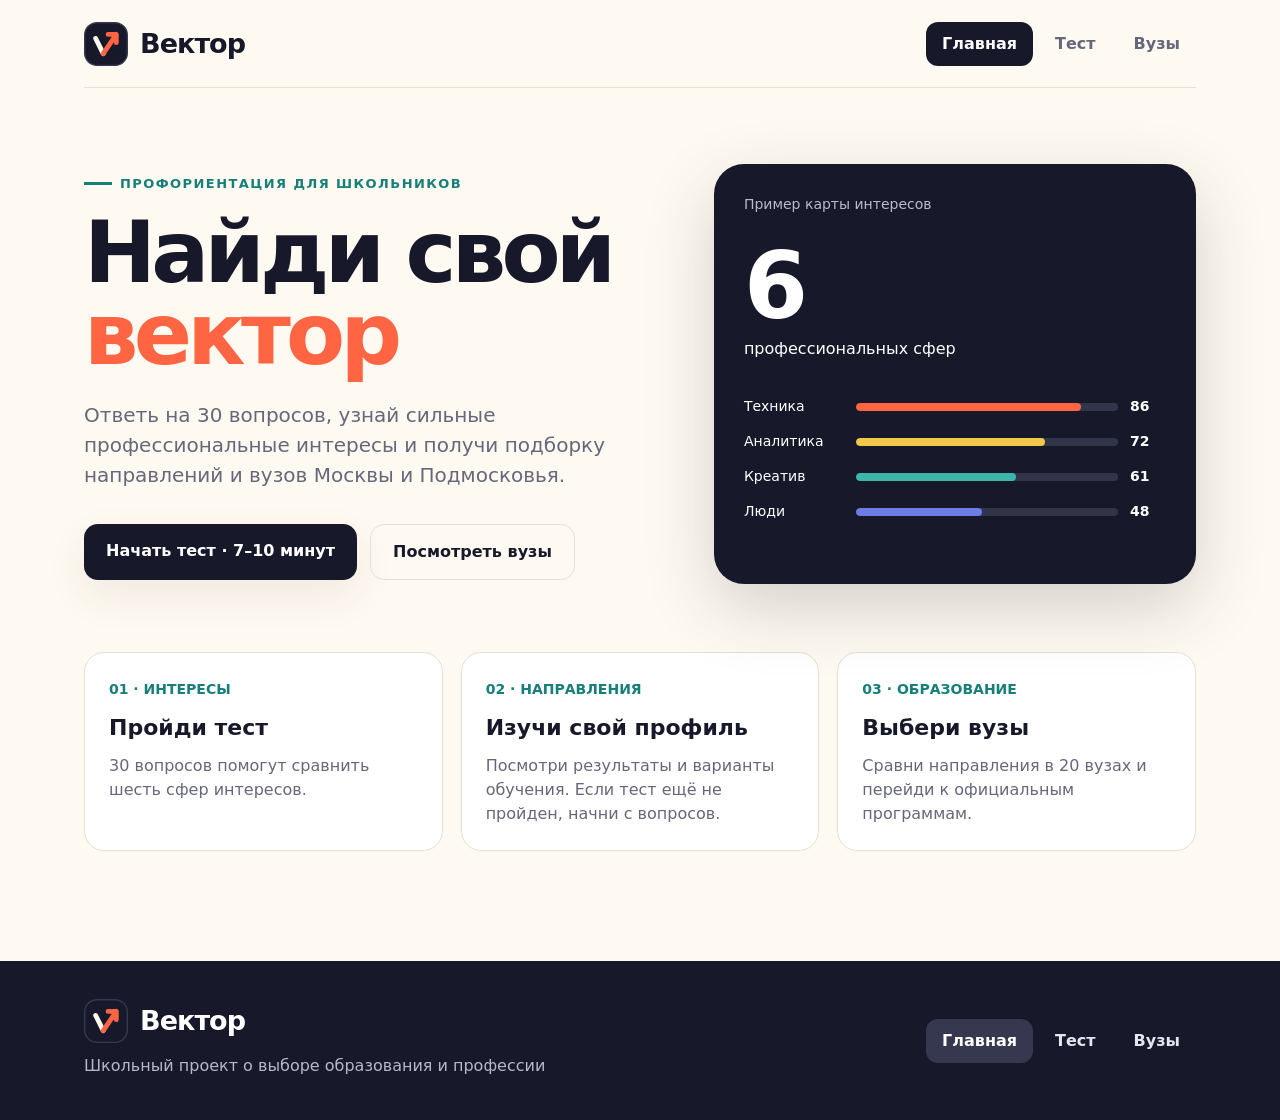
<file: index.html>
<!doctype html>
<html lang="ru">
<head><meta charset="utf-8"><meta name="viewport" content="width=device-width,initial-scale=1">
<title>Выбери своё направление — Вектор</title><meta name="description" content="Тест интересов, профессиональный профиль и 20 вузов Москвы и Подмосковья.">
  <link rel="icon" type="image/svg+xml" href="data:image/svg+xml,%3Csvg%20xmlns%3D%22http%3A%2F%2Fwww.w3.org%2F2000%2Fsvg%22%20viewBox%3D%220%200%2064%2064%22%20fill%3D%22none%22%3E%3Crect%20x%3D%221%22%20y%3D%221%22%20width%3D%2262%22%20height%3D%2262%22%20rx%3D%2218%22%20fill%3D%22%2317192b%22%20stroke%3D%22%2335384e%22%20stroke-width%3D%222%22%2F%3E%3Cpath%20d%3D%22M17%2024L28%2046%22%20stroke%3D%22%23fffaf1%22%20stroke-width%3D%227%22%20stroke-linecap%3D%22round%22%2F%3E%3Cpath%20d%3D%22M28%2046L47%2018M35%2018H47V30%22%20stroke%3D%22%23ff6542%22%20stroke-width%3D%227%22%20stroke-linecap%3D%22round%22%20stroke-linejoin%3D%22round%22%2F%3E%3C%2Fsvg%3E">
<link rel="stylesheet" href="style.css">
</head><body data-page="home">
<a href="#main" class="skip-link">К содержанию</a>
<div class="shell page-shell"><header><a class="brand brand-link" href="index.html" aria-label="Вектор — главная"><img class="mark" src="brand-mark.svg" width="44" height="44" alt="">Вектор</a><nav class="site-nav" aria-label="Основная навигация"><a href="index.html" aria-current="page">Главная</a><a href="test.html">Тест</a><a href="universities.html">Вузы</a></nav></header>
<main id="main">
  <section class="hero">
    <div><span class="eyebrow">Профориентация для школьников</span><h1>Найди свой <em>вектор</em></h1><p class="lead">Ответь на 30 вопросов, узнай сильные профессиональные интересы и получи подборку направлений и вузов Москвы и Подмосковья.</p><div class="actions"><a class="btn" href="test.html">Начать тест · 7–10 минут</a><a class="btn alt" href="universities.html">Посмотреть вузы</a></div></div>
    <div class="hero-card"><div class="mini-title">Пример карты интересов</div><div class="big-num">6</div><div>профессиональных сфер</div><div class="bars"><div class="bar"><span>Техника</span><div class="track"><div class="fill" style="width:86%;background:#ff6542"></div></div><b>86</b></div><div class="bar"><span>Аналитика</span><div class="track"><div class="fill" style="width:72%;background:#f2c84b"></div></div><b>72</b></div><div class="bar"><span>Креатив</span><div class="track"><div class="fill" style="width:61%;background:#3cb6aa"></div></div><b>61</b></div><div class="bar"><span>Люди</span><div class="track"><div class="fill" style="width:48%;background:#6c7ee6"></div></div><b>48</b></div></div></div>
  </section>
<section class="page-steps" aria-label="Как выбрать направление">
<a class="step-card" href="test.html"><span class="step-number">01 · ИНТЕРЕСЫ</span><strong>Пройди тест</strong><p>30 вопросов помогут сравнить шесть сфер интересов.</p></a>
<a class="step-card" href="test.html#result"><span class="step-number">02 · НАПРАВЛЕНИЯ</span><strong>Изучи свой профиль</strong><p>Посмотри результаты и варианты обучения. Если тест ещё не пройден, начни с вопросов.</p></a>
<a class="step-card" href="universities.html"><span class="step-number">03 · ОБРАЗОВАНИЕ</span><strong>Выбери вузы</strong><p>Сравни направления в 20 вузах и перейди к официальным программам.</p></a>
</section>
</main></div>
<footer><div class="shell foot"><div><a class="brand brand-link" href="index.html" aria-label="Вектор — главная"><img class="mark" src="brand-mark.svg" width="44" height="44" alt="">Вектор</a><p>Школьный проект о выборе образования и профессии</p></div><nav class="site-nav" aria-label="Основная навигация"><a href="index.html" aria-current="page">Главная</a><a href="test.html">Тест</a><a href="universities.html">Вузы</a></nav></div></footer>
<script src="catalog.js"></script><script src="app.js"></script>
</body></html>
</file>
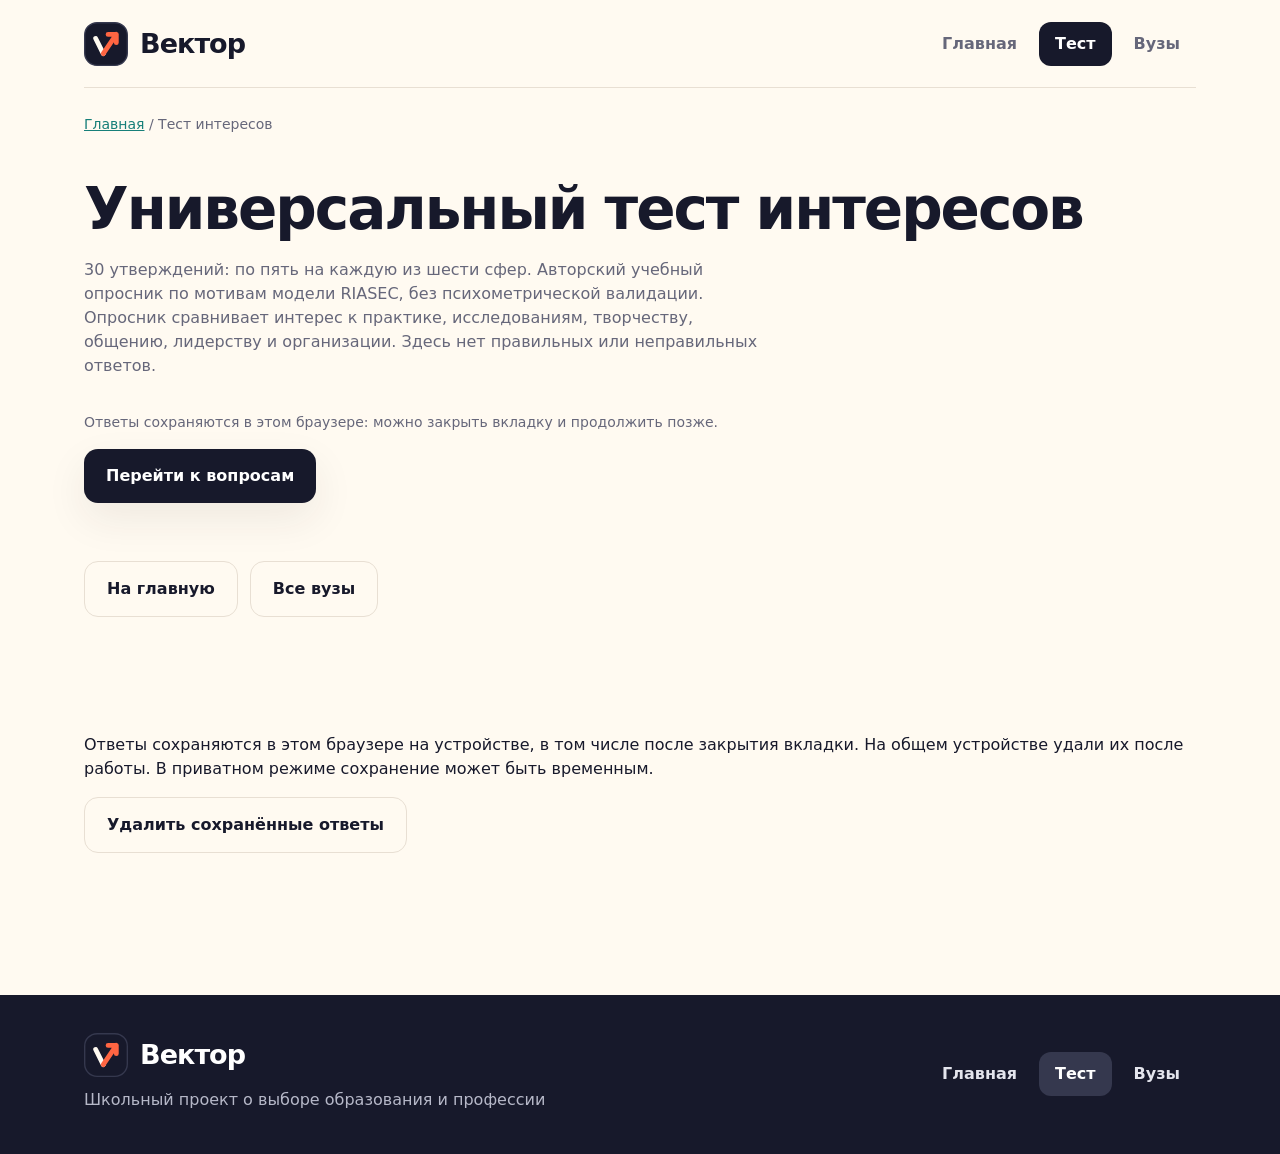
<file: test.html>
<!doctype html>
<html lang="ru">
<head><meta charset="utf-8"><meta name="viewport" content="width=device-width,initial-scale=1">
<title>Тест и результаты — Вектор</title><meta name="description" content="Пройди 30 вопросов и получи профиль профессиональных интересов.">
  <link rel="icon" type="image/svg+xml" href="data:image/svg+xml,%3Csvg%20xmlns%3D%22http%3A%2F%2Fwww.w3.org%2F2000%2Fsvg%22%20viewBox%3D%220%200%2064%2064%22%20fill%3D%22none%22%3E%3Crect%20x%3D%221%22%20y%3D%221%22%20width%3D%2262%22%20height%3D%2262%22%20rx%3D%2218%22%20fill%3D%22%2317192b%22%20stroke%3D%22%2335384e%22%20stroke-width%3D%222%22%2F%3E%3Cpath%20d%3D%22M17%2024L28%2046%22%20stroke%3D%22%23fffaf1%22%20stroke-width%3D%227%22%20stroke-linecap%3D%22round%22%2F%3E%3Cpath%20d%3D%22M28%2046L47%2018M35%2018H47V30%22%20stroke%3D%22%23ff6542%22%20stroke-width%3D%227%22%20stroke-linecap%3D%22round%22%20stroke-linejoin%3D%22round%22%2F%3E%3C%2Fsvg%3E">
<link rel="stylesheet" href="style.css">
</head><body data-page="test">
<a href="#main" class="skip-link">К содержанию</a>
<div class="shell page-shell"><header><a class="brand brand-link" href="index.html" aria-label="Вектор — главная"><img class="mark" src="brand-mark.svg" width="44" height="44" alt="">Вектор</a><nav class="site-nav" aria-label="Основная навигация"><a href="index.html">Главная</a><a href="test.html" aria-current="page">Тест</a><a href="universities.html">Вузы</a></nav></header>
<main id="main"><p class="breadcrumb"><a href="index.html">Главная</a> / Тест интересов</p>
  <section class="page-intro" id="test"><p id="storage-warning" class="session-note storage-warning" role="status" hidden></p><div id="intro"><h1 class="section-title">Универсальный тест интересов</h1><p class="sub">30 утверждений: по пять на каждую из шести сфер. Авторский учебный опросник по мотивам модели RIASEC, без психометрической валидации. Опросник сравнивает интерес к практике, исследованиям, творчеству, общению, лидерству и организации. Здесь нет правильных или неправильных ответов.</p><p class="session-note">Ответы сохраняются в этом браузере: можно закрыть вкладку и продолжить позже.</p><button class="btn" id="begin">Перейти к вопросам</button></div><div class="quiz" id="quiz"><div class="quiz-top"><b id="counter">Вопрос 1 из 30</b><span id="percent">0%</span></div><div class="progress"><i id="progress"></i></div><div class="question" id="question" tabindex="-1"></div><div class="answers" id="answers"></div><div class="quiz-nav"><button class="btn alt" id="back">Назад</button><button class="btn" id="next" disabled>Дальше</button></div></div></section>  <section class="section result" id="result"><h2 class="section-title" id="result-title" tabindex="-1">Твой профессиональный профиль</h2><p class="sub" id="summary"></p><div class="profile-grid"><div class="profile-card"><div class="profile-badge" id="profileLetter">I</div><h3 id="profileName"></h3><p id="profileText"></p><div id="scoreList"></div></div><div class="recs"><h3>Направления для изучения</h3><div class="directions" id="directions"></div></div></div><div class="actions"><button class="btn alt" id="restart">Пройти заново</button><a class="btn" href="universities.html?recommended=1">Смотреть подходящие вузы</a></div></section><div class="page-links"><a class="btn alt" href="index.html">На главную</a><a class="btn alt" href="universities.html">Все вузы</a></div>
<section class="section"><p class="muted">Ответы сохраняются в этом браузере на устройстве, в том числе после закрытия вкладки. На общем устройстве удали их после работы. В приватном режиме сохранение может быть временным.</p><button type="button" class="btn alt" id="clear-saved">Удалить сохранённые ответы</button></section></main></div>
<footer><div class="shell foot"><div><a class="brand brand-link" href="index.html" aria-label="Вектор — главная"><img class="mark" src="brand-mark.svg" width="44" height="44" alt="">Вектор</a><p>Школьный проект о выборе образования и профессии</p></div><nav class="site-nav" aria-label="Основная навигация"><a href="index.html">Главная</a><a href="test.html" aria-current="page">Тест</a><a href="universities.html">Вузы</a></nav></div></footer>
<script src="catalog.js"></script><script src="app.js"></script>
</body></html>
</file>
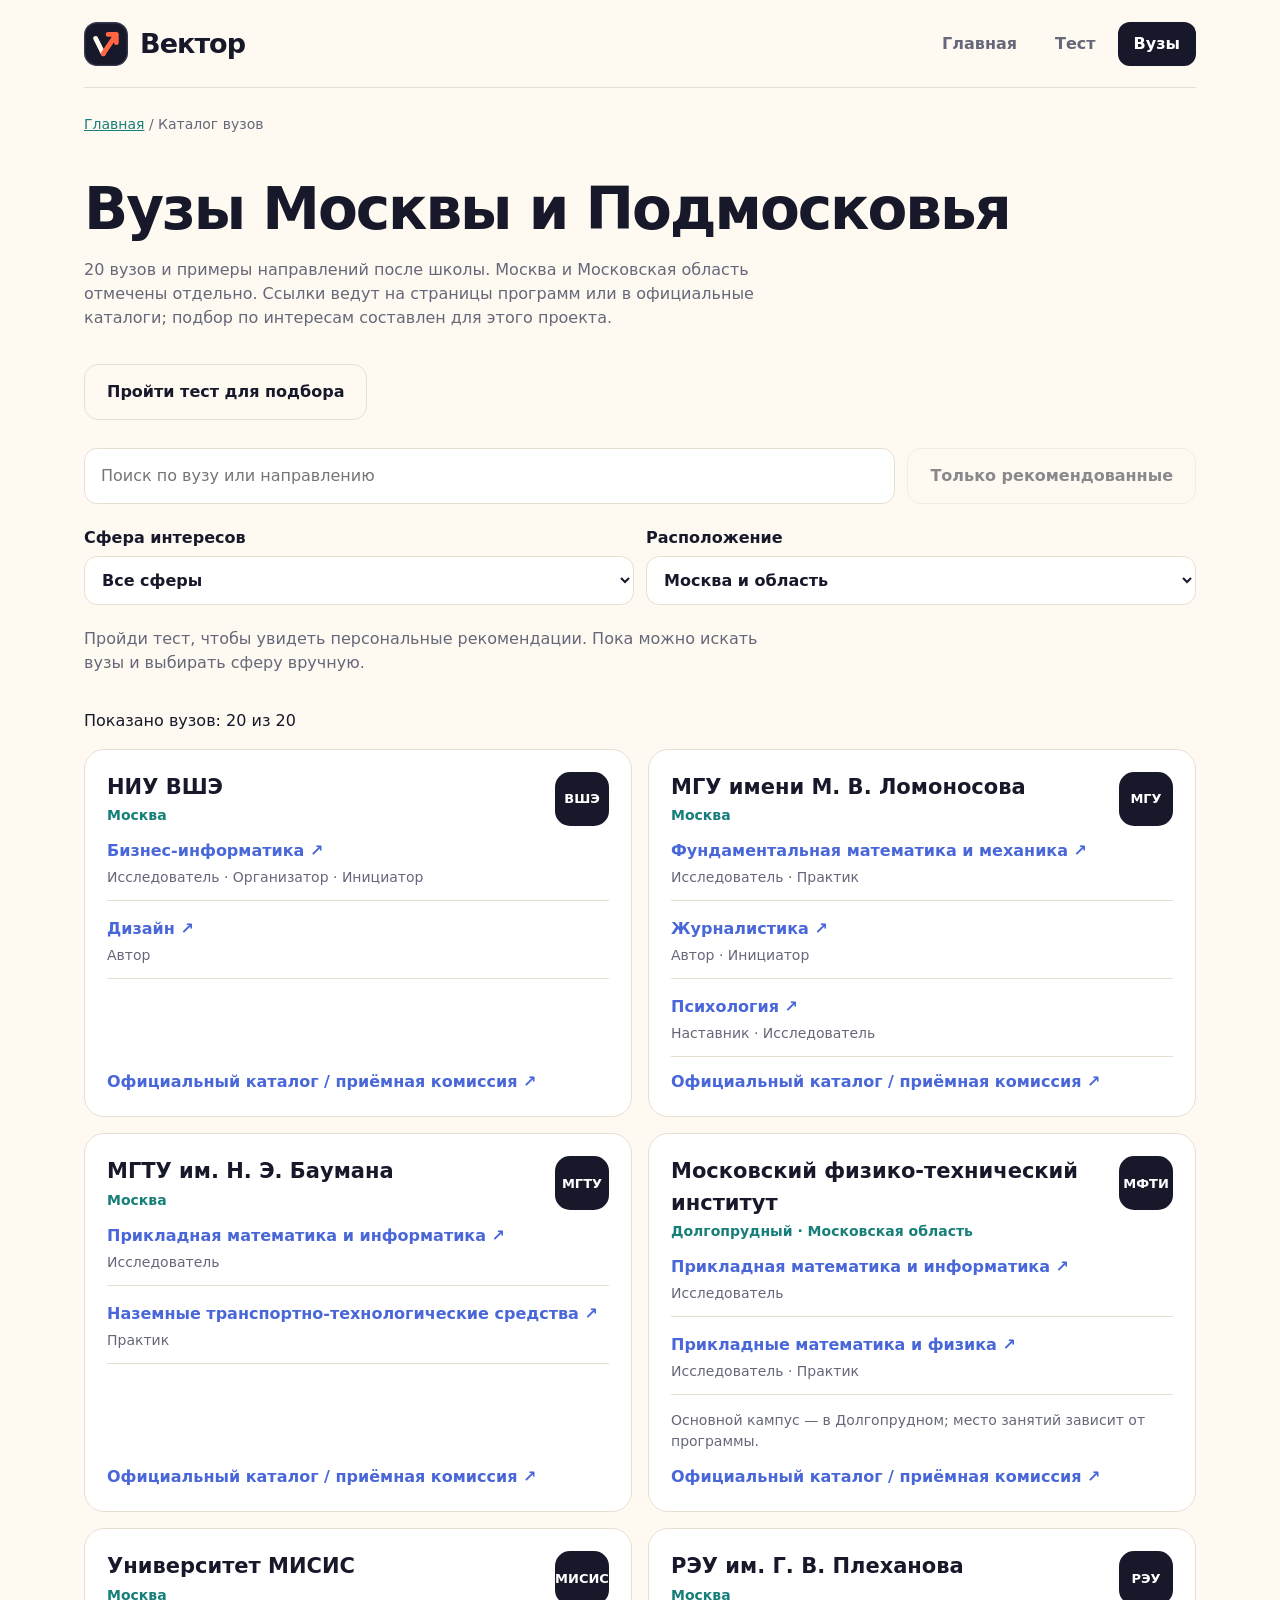
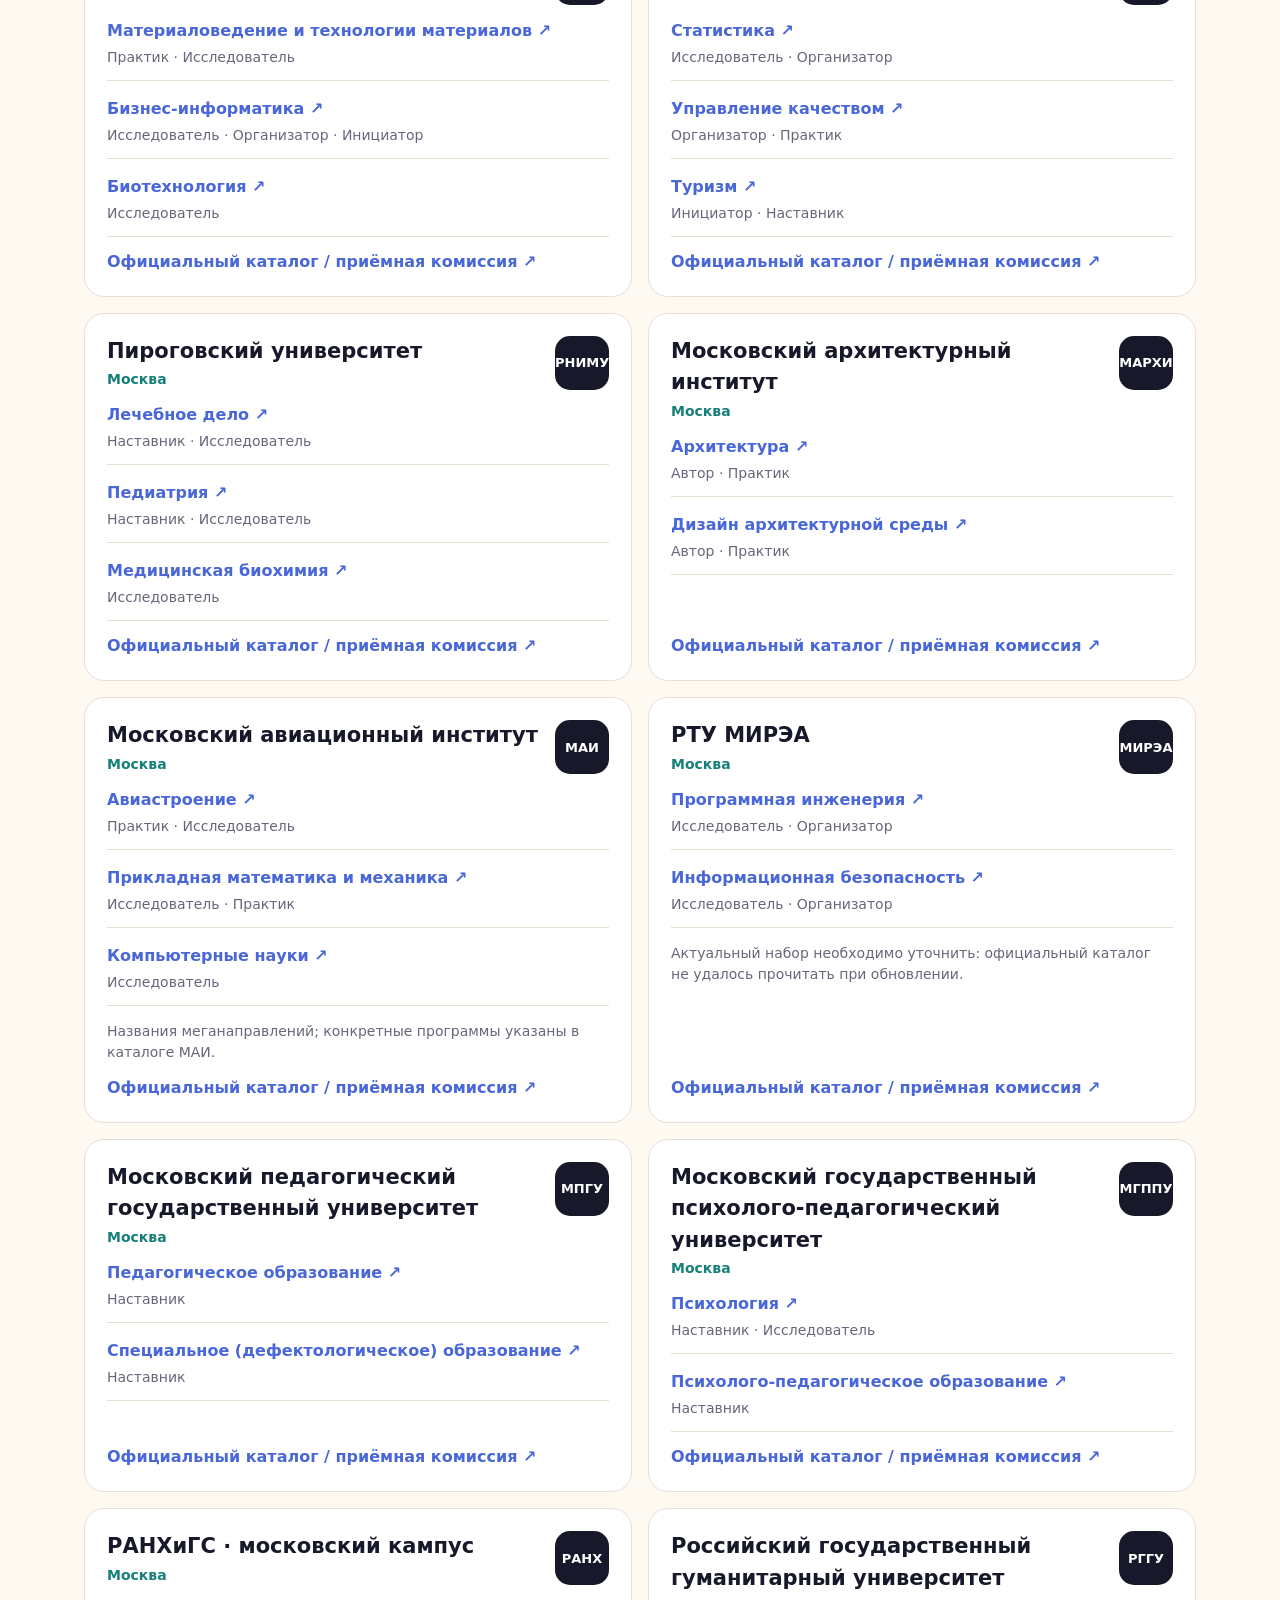
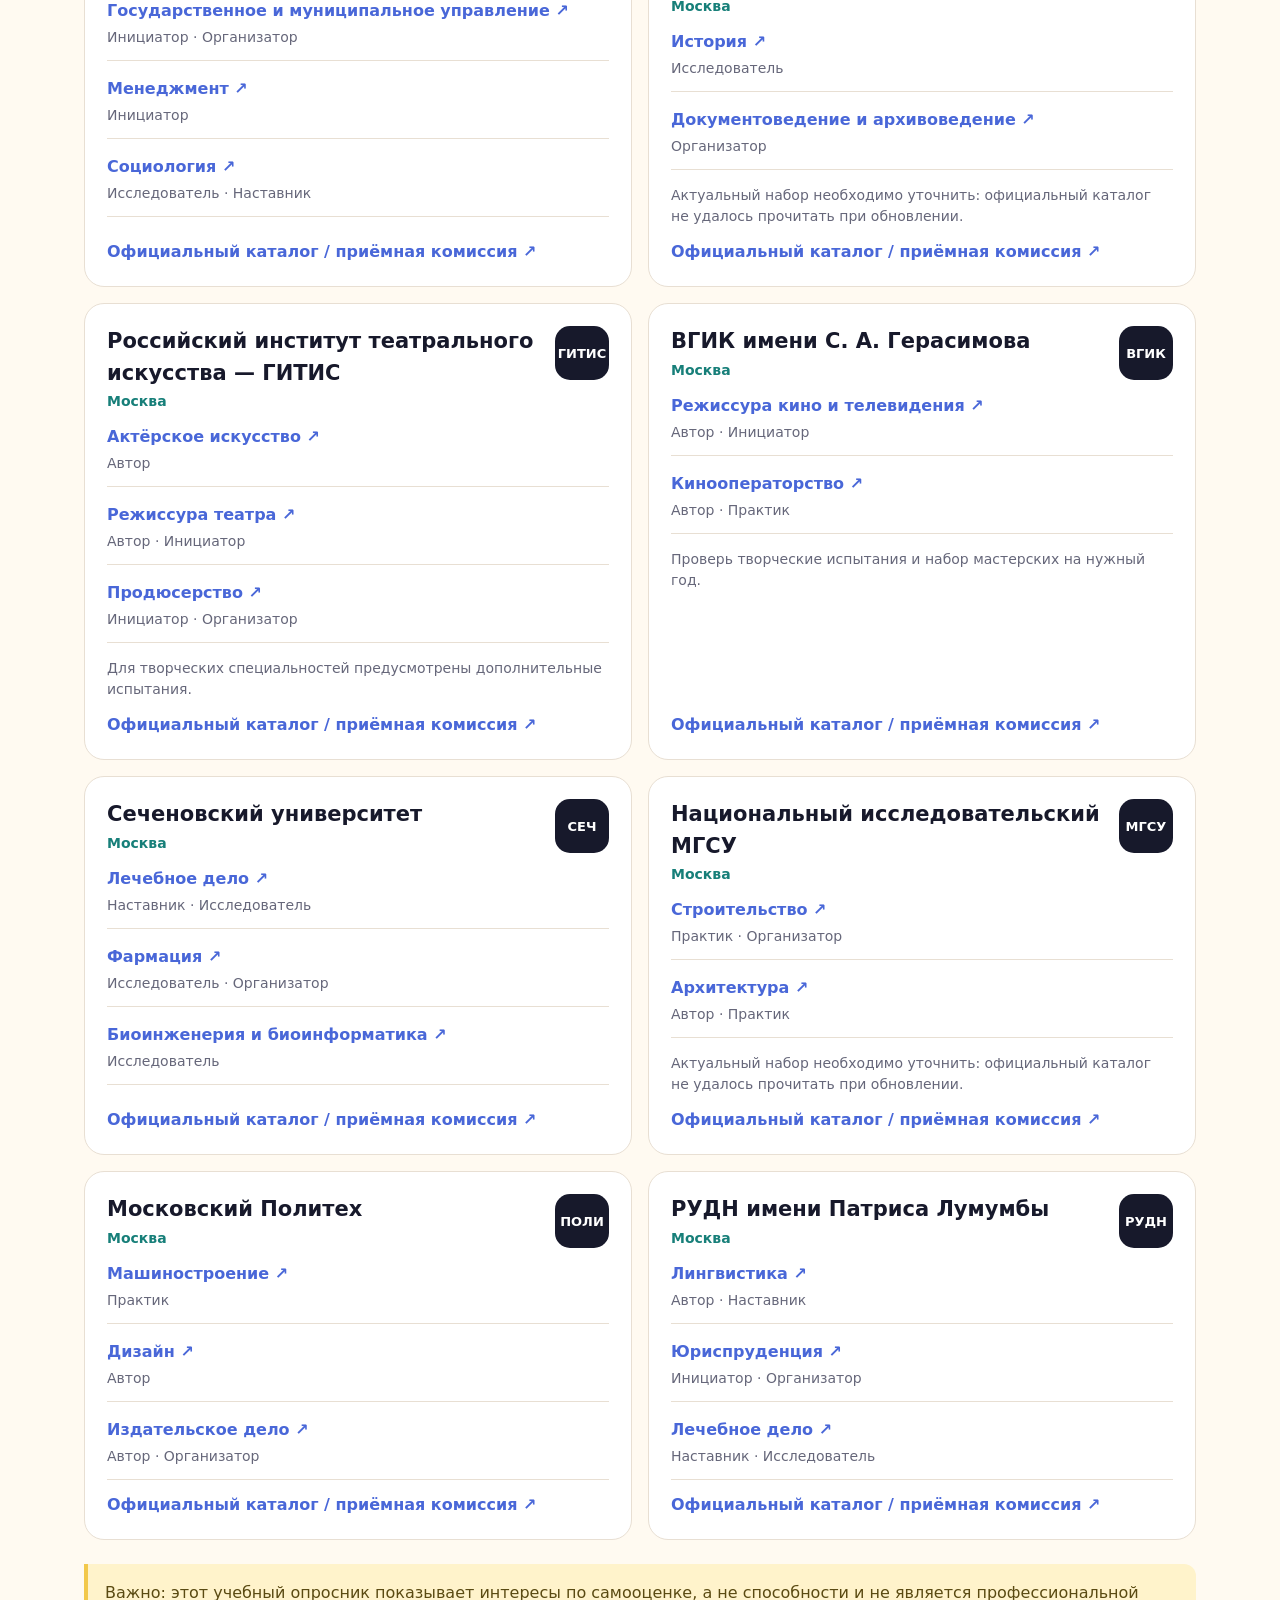
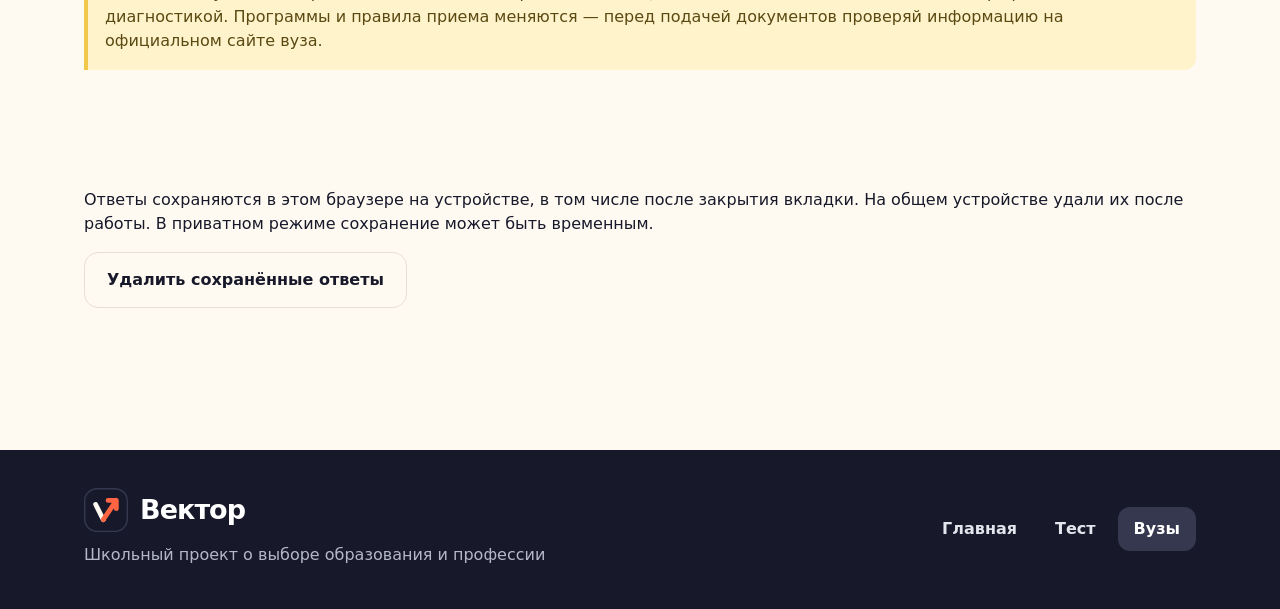
<file: universities.html>
<!doctype html>
<html lang="ru">
<head><meta charset="utf-8"><meta name="viewport" content="width=device-width,initial-scale=1">
<title>Каталог вузов — Вектор</title><meta name="description" content="20 вузов Москвы и Подмосковья: направления, поиск и подбор по интересам.">
  <link rel="icon" type="image/svg+xml" href="data:image/svg+xml,%3Csvg%20xmlns%3D%22http%3A%2F%2Fwww.w3.org%2F2000%2Fsvg%22%20viewBox%3D%220%200%2064%2064%22%20fill%3D%22none%22%3E%3Crect%20x%3D%221%22%20y%3D%221%22%20width%3D%2262%22%20height%3D%2262%22%20rx%3D%2218%22%20fill%3D%22%2317192b%22%20stroke%3D%22%2335384e%22%20stroke-width%3D%222%22%2F%3E%3Cpath%20d%3D%22M17%2024L28%2046%22%20stroke%3D%22%23fffaf1%22%20stroke-width%3D%227%22%20stroke-linecap%3D%22round%22%2F%3E%3Cpath%20d%3D%22M28%2046L47%2018M35%2018H47V30%22%20stroke%3D%22%23ff6542%22%20stroke-width%3D%227%22%20stroke-linecap%3D%22round%22%20stroke-linejoin%3D%22round%22%2F%3E%3C%2Fsvg%3E">
<link rel="stylesheet" href="style.css">
</head><body data-page="universities">
<a href="#main" class="skip-link">К содержанию</a>
<div class="shell page-shell"><header><a class="brand brand-link" href="index.html" aria-label="Вектор — главная"><img class="mark" src="brand-mark.svg" width="44" height="44" alt="">Вектор</a><nav class="site-nav" aria-label="Основная навигация"><a href="index.html">Главная</a><a href="test.html">Тест</a><a href="universities.html" aria-current="page">Вузы</a></nav></header>
<main id="main"><p class="breadcrumb"><a href="index.html">Главная</a> / Каталог вузов</p>
  <section class="page-intro" id="universities"><h1 class="section-title">Вузы Москвы и Подмосковья</h1><p class="sub">20 вузов и примеры направлений после школы. Москва и Московская область отмечены отдельно. Ссылки ведут на страницы программ или в официальные каталоги; подбор по интересам составлен для этого проекта.</p><div class="page-links"><a class="btn alt" href="test.html#result" id="profile-return">Пройти тест для подбора</a></div><p id="storage-warning" class="session-note storage-warning" role="status" hidden></p><div class="catalog-tools"><input class="search" id="search" placeholder="Поиск по вузу или направлению" aria-label="Поиск вузов"><button class="btn alt" id="recommended" disabled aria-pressed="false">Только рекомендованные</button></div><div class="catalog-tools"><label>Сфера интересов<select id="sphere"><option value="">Все сферы</option value="R">Практика и техника</option><option value="I">Исследования и аналитика</option><option value="A">Творчество</option><option value="S">Помощь и обучение</option><option value="E">Лидерство и бизнес</option><option value="C">Организация и точность</option></select></label><label>Расположение<select id="region"><option value="">Москва и область</option><option value="moscow">Москва</option><option value="mo">Московская область</option></select></label></div><p id="catalog-help" class="sub"></p><p id="catalog-count" role="status"></p><div class="unis" id="unis"></div><div class="note">Важно: этот учебный опросник показывает интересы по самооценке, а не способности и не является профессиональной диагностикой. Программы и правила приема меняются — перед подачей документов проверяй информацию на официальном сайте вуза.</div></section>
<section class="section"><p class="muted">Ответы сохраняются в этом браузере на устройстве, в том числе после закрытия вкладки. На общем устройстве удали их после работы. В приватном режиме сохранение может быть временным.</p><button type="button" class="btn alt" id="clear-saved">Удалить сохранённые ответы</button></section></main></div>
<footer><div class="shell foot"><div><a class="brand brand-link" href="index.html" aria-label="Вектор — главная"><img class="mark" src="brand-mark.svg" width="44" height="44" alt="">Вектор</a><p>Школьный проект о выборе образования и профессии</p></div><nav class="site-nav" aria-label="Основная навигация"><a href="index.html">Главная</a><a href="test.html">Тест</a><a href="universities.html" aria-current="page">Вузы</a></nav></div></footer>
<script src="catalog.js"></script><script src="app.js"></script>
</body></html>
</file>
<file: style.css>
:root{--ink:#17192b;--muted:#66677a;--paper:#fffaf1;--card:#fff;--line:#e8dfd3;--hot:#ff6542;--teal:#177f79;--blue:#4967d8;--yellow:#f2c84b;--shadow:0 16px 42px #302c2214}*{box-sizing:border-box}html{scroll-behavior:smooth}body{margin:0;font:16px/1.5 Inter,system-ui,-apple-system,"Segoe UI",sans-serif;color:var(--ink);background:var(--paper)}button,input{font:inherit}button{cursor:pointer}.shell{max-width:1160px;margin:auto;padding:0 24px}header{height:76px;display:flex;align-items:center;justify-content:space-between;border-bottom:1px solid var(--line)}.brand{display:inline-flex;align-items:center;gap:12px;font-weight:850;font-size:27px;letter-spacing:-.035em;line-height:1.15;white-space:nowrap}.mark{display:block;width:44px;height:44px;flex:0 0 44px}nav{display:flex;gap:26px}nav a{color:var(--muted);text-decoration:none;font-weight:650}.hero{display:grid;grid-template-columns:1.08fr .92fr;gap:64px;align-items:center;padding:76px 0 56px}.eyebrow{display:inline-flex;gap:8px;align-items:center;color:var(--teal);font-weight:800;text-transform:uppercase;letter-spacing:.11em;font-size:13px}.eyebrow:before{content:'';width:28px;height:3px;background:var(--teal)}h1{font-size:clamp(48px,7vw,86px);line-height:.95;letter-spacing:-.055em;margin:19px 0 24px;max-width:800px}h1 em{font-style:normal;color:var(--hot)}.lead{font-size:20px;color:var(--muted);max-width:640px}.actions{display:flex;gap:13px;margin-top:34px;flex-wrap:wrap}.btn{border:0;border-radius:14px;padding:15px 22px;font-weight:800;background:var(--ink);color:white;box-shadow:var(--shadow)}.btn:hover{transform:translateY(-1px)}.btn.alt{background:transparent;color:var(--ink);border:1px solid var(--line);box-shadow:none}.hero-card{background:var(--ink);color:white;border-radius:30px;padding:30px;min-height:420px;position:relative;overflow:hidden;box-shadow:0 24px 70px #17192b30}.mini-title{color:#b9bbcd;font-size:14px}.big-num{font-size:92px;line-height:1;font-weight:900;margin:26px 0 4px}.bars{display:grid;gap:14px;margin-top:35px}.bar{display:grid;grid-template-columns:100px 1fr 36px;gap:12px;align-items:center;font-size:14px}.track{height:8px;background:#32354a;border-radius:9px;overflow:hidden}.fill{height:100%;border-radius:9px}.section{padding:72px 0}.section-title{font-size:clamp(34px,5vw,58px);line-height:1.02;letter-spacing:-.04em;margin:0 0 14px}.sub{color:var(--muted);max-width:680px;margin-bottom:34px}.quiz{display:none;background:white;border:1px solid var(--line);border-radius:26px;box-shadow:var(--shadow);padding:34px}.quiz.active{display:block}.quiz-top{display:flex;justify-content:space-between;gap:20px;align-items:center}.progress{height:8px;background:#eee7dc;border-radius:9px;margin:20px 0 30px;overflow:hidden}.progress i{display:block;height:100%;background:var(--hot);transition:.3s}.question{font-size:28px;font-weight:850;max-width:760px}.answers{display:grid;grid-template-columns:1fr 1fr;gap:12px;margin:26px 0}.answer{padding:18px;text-align:left;border:1px solid var(--line);border-radius:14px;background:#fffcf7;color:var(--ink);font-weight:650}.answer:hover,.answer.selected{border-color:var(--hot);background:#fff1eb}.quiz-nav{display:flex;justify-content:space-between}.result{display:none}.result.active{display:block}.profile-grid{display:grid;grid-template-columns:.8fr 1.2fr;gap:24px}.profile-card,.recs{background:white;border:1px solid var(--line);border-radius:24px;padding:26px}.profile-badge{width:76px;height:76px;border-radius:22px;background:var(--hot);color:white;display:grid;place-items:center;font-size:36px;font-weight:900}.score-row{margin:16px 0}.score-label{display:flex;justify-content:space-between;margin-bottom:6px}.directions{display:grid;grid-template-columns:repeat(3,1fr);gap:14px}.direction{border:1px solid var(--line);border-radius:18px;padding:19px;background:#fffaf4}.direction b{display:block;font-size:18px;margin-bottom:7px}.direction span{color:var(--muted);font-size:14px}.catalog-tools{display:flex;gap:12px;margin-bottom:22px}.search{flex:1;border:1px solid var(--line);background:white;border-radius:13px;padding:14px 16px}.unis{display:grid;grid-template-columns:repeat(2,1fr);gap:16px}.uni{background:white;border:1px solid var(--line);border-radius:20px;padding:22px;display:flex;flex-direction:column;gap:13px}.uni-top{display:flex;justify-content:space-between;gap:16px}.abbr{width:54px;height:54px;border-radius:15px;background:var(--ink);color:white;display:grid;place-items:center;font-weight:900;font-size:13px}.uni h3{margin:0;font-size:21px}.uni p{margin:2px 0 0;color:var(--muted);font-size:14px}.tags{display:flex;gap:7px;flex-wrap:wrap}.tag{padding:6px 9px;background:#f3eee6;border-radius:8px;font-size:12px;font-weight:750}.uni a{color:var(--blue);font-weight:800;text-decoration:none;margin-top:auto}.note{margin-top:24px;padding:17px;border-left:4px solid var(--yellow);background:#fff3cb;color:#5a4a12;border-radius:0 12px 12px 0}footer{margin-top:70px;background:var(--ink);color:white;padding:38px 0}.foot{display:flex;justify-content:space-between;gap:20px;align-items:center}.foot p{color:#b6b8c8;margin:4px 0}.hide{display:none!important}@media(max-width:850px){nav{display:none}.hero{grid-template-columns:1fr;padding-top:48px}.hero-card{min-height:340px}.profile-grid{grid-template-columns:1fr}.directions{grid-template-columns:1fr 1fr}.unis{grid-template-columns:1fr}}@media(max-width:560px){.shell{padding:0 16px}h1{font-size:49px}.hero{gap:34px}.answers,.directions{grid-template-columns:1fr}.quiz{padding:22px}.question{font-size:22px}.quiz-top{align-items:flex-start}.catalog-tools{display:block}.search{width:100%;margin-bottom:10px}.foot{align-items:flex-start;flex-direction:column}.bar{grid-template-columns:80px 1fr 32px}.big-num{font-size:72px}}
    button:disabled{cursor:not-allowed;opacity:.5;transform:none}.uni-top>div:first-child{min-width:0}.abbr{flex:0 0 54px}.programs{list-style:none;padding:0;margin:0;display:grid;gap:16px}.programs li{padding-bottom:12px;border-bottom:1px solid var(--line)}.programs li a{display:block;font-size:16px;overflow-wrap:anywhere}.programs li span{display:block;color:var(--muted);font-size:14px;margin-top:4px}.uni-location{color:var(--teal)!important;font-weight:700}.match{background:#dff4ee;color:#12645f;align-self:flex-start;font-size:14px}.catalog-tools label{display:flex;flex:1;flex-direction:column;gap:6px;font-weight:650}.catalog-tools select{font:inherit;color:var(--ink);background:white;border:1px solid var(--line);border-radius:13px;padding:13px;width:100%;min-width:0}.score-note{font-size:14px;color:var(--muted)}.direction-link{display:block;font-size:14px;color:var(--blue);margin-top:14px}.profile-badge{font-size:30px}.profile-card h3{overflow-wrap:anywhere}a:focus-visible,button:focus-visible,select:focus-visible,input:focus-visible{outline:3px solid var(--blue);outline-offset:3px}@media(max-width:560px){.catalog-tools label+label{margin-top:12px}}
  
/* Shared navigation across the three pages. */
body{min-height:100vh;display:flex;flex-direction:column}.shell.page-shell{width:100%;flex:1}
header{height:auto;min-height:88px;gap:24px;flex-wrap:wrap;padding:18px 0}
.brand-link{color:inherit;text-decoration:none}.site-nav{display:flex;gap:6px;flex-wrap:wrap}
.site-nav a{font-size:16px;padding:10px 16px;border-radius:12px;color:var(--muted);text-decoration:none}
.site-nav a[aria-current="page"]{background:var(--ink);color:white}.site-nav a:hover{background:#ece5da;color:var(--ink)}
footer .site-nav a{color:#e4e5ed}footer .site-nav a[aria-current="page"]{background:#35384e;color:white}
.breadcrumb{margin:26px 0 0;color:var(--muted);font-size:14px}.breadcrumb a{color:var(--teal)}
.page-intro{padding:42px 0 30px}.page-intro .section-title{font-size:clamp(34px,6vw,58px);line-height:1.12}
.page-intro h1{letter-spacing:-.035em;max-width:none}.section.result{padding-top:28px}
.page-steps{display:grid;grid-template-columns:repeat(3,1fr);gap:18px;padding:12px 0 40px}
.step-card{display:block;background:white;border:1px solid var(--line);border-radius:20px;padding:24px;text-decoration:none;color:var(--ink)}
.step-card strong{display:block;font-size:22px;margin:10px 0}.step-card p{color:var(--muted);margin:0}.step-number{font-weight:800;color:var(--teal);font-size:14px}
.page-links{display:flex;gap:12px;flex-wrap:wrap;margin:28px 0}.btn{text-decoration:none;display:inline-block}
.session-note{font-size:14px;color:var(--muted);margin:16px 0}.storage-warning{border-left:4px solid var(--hot);padding:12px;background:#fff1eb}
.skip-link{position:absolute;left:12px;top:-100px;background:white;padding:12px;z-index:10}.skip-link:focus{top:8px}
[hidden]{display:none!important}
@media(max-width:850px){header .site-nav{display:flex}.page-steps{grid-template-columns:1fr}}
@media(max-width:560px){header{gap:14px}.site-nav{width:100%;justify-content:space-between}.site-nav a{padding:10px 12px;font-size:14px}.page-links .btn{width:100%;text-align:center}.page-intro{padding-top:28px}.profile-grid{min-width:0}.question{overflow-wrap:anywhere}}
</file>
